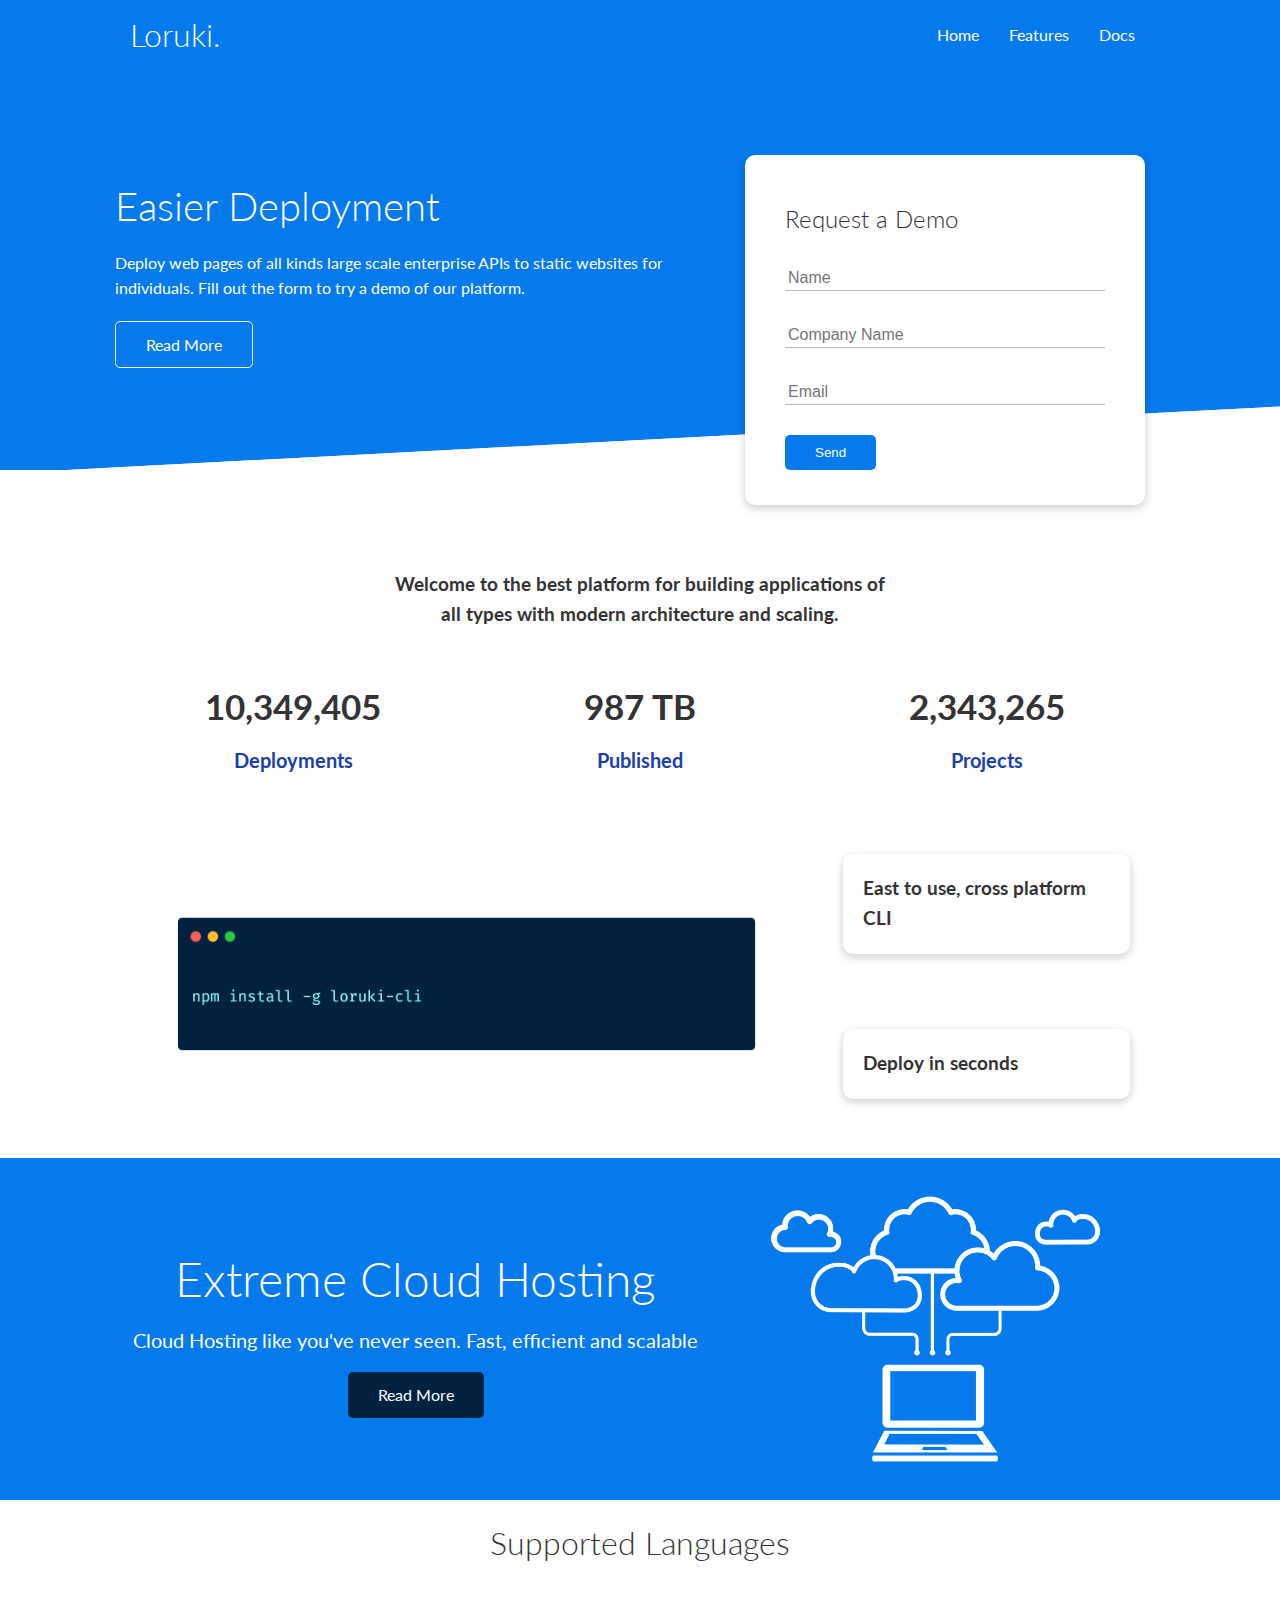
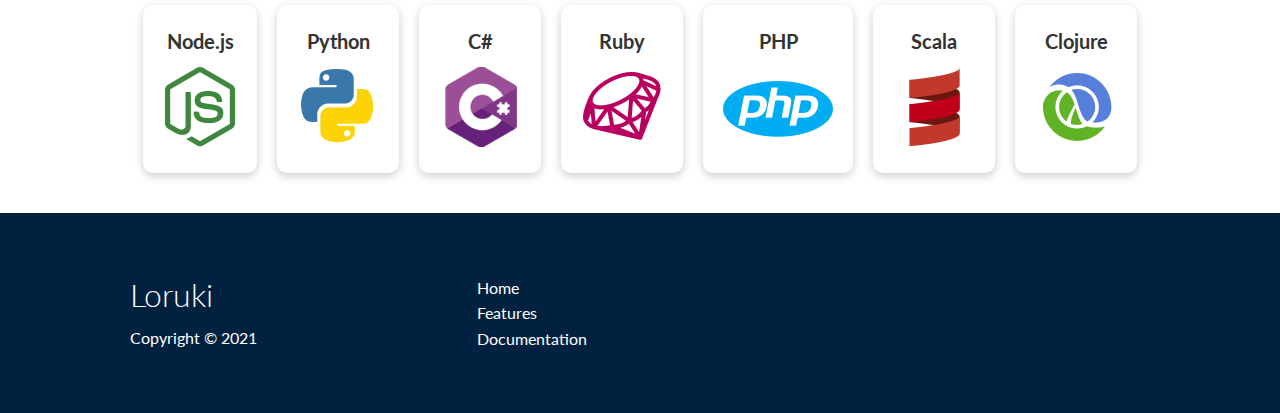
<file: index.html>
<!DOCTYPE html>
<html lang="en">

<head>
    <meta charset="UTF-8">
    <meta http-equiv="X-UA-Compatible" content="IE=edge">
    <meta name="viewport" content="width=device-width, initial-scale=1.0">
    <link rel="stylesheet" href="https://cdnjs.cloudflare.com/ajax/libs/font-awesome/6.0.0-beta2/css/all.min.css"
        integrity="sha512-YWzhKL2whUzgiheMoBFwW8CKV4qpHQAEuvilg9FAn5VJUDwKZZxkJNuGM4XkWuk94WCrrwslk8yWNGmY1EduTA=="
        crossorigin="anonymous" referrerpolicy="no-referrer" />
    <link rel="stylesheet" href="css/utilities.css">
    <link rel="stylesheet" href="css/style.css">
    <title>Loruki | Cloud Hosting For Everyone</title>

</head>

<body>
    <!-- Navbar -->
    <div class="navbar">
        <div class="container flex">
            <h1 class="logo">Loruki.</h1>
            <nav>
                <ul>
                    <li><a href="index.html">Home</a></li>
                    <li><a href="features.html">Features</a></li>
                    <li><a href="docs.html">Docs</a></li>
                </ul>
            </nav>
        </div>
    </div>

    <!-- Showcase -->
    <section class="showcase">
        <div class="container grid">
            <div class="showcase-text">
                <h1>Easier Deployment</h1>
                <p>Deploy web pages of all kinds
                    large scale enterprise APIs to static
                    websites for individuals. Fill out the
                    form to try a demo of our platform.
                </p>
                <a href="features.html" class="btn btn-outline">Read More</a>
            </div>
            <div class="showcase-form card">
                <h2>Request a Demo</h2>
                <form>
                    <div class="form-control">
                        <input type="text" name="name" placeholder="Name" required>
                    </div>
                    <div class="form-control">
                        <input type="text" name="company" placeholder="Company Name" required>
                    </div>
                    <div class="form-control">
                        <input type="text" name="email" placeholder="Email" required>
                    </div>
                    <input type="submit" value="Send" class="btn btn-primary">
                </form>
            </div>
        </div>
    </section>

    <!-- Stats -->
    <section class="stats">
        <div class="container">
            <h3 class="stats-heading text-center my-1">
                Welcome to the best platform for building
                applications of all types with modern
                architecture and scaling.
            </h3>
            <div class="grid grid-3 text-center my-4">
                <div>
                    <i class="fas fa-server fa-3x"></i>
                    <h3>10,349,405</h3>
                    <p class="text-secondary">Deployments</p>
                </div>
                <div><i class="fas fa-upload fa-3x"></i>
                    <h3>987 TB</h3>
                    <p class="text-secondary">Published</p>
                </div>
                <div>
                    <i class="fas fa-project-diagram fa-3x"></i>
                    <h3>2,343,265</h3>
                    <p class="text-secondary">Projects</p>
                </div>
            </div>
        </div>
    </section>

    <!-- Cli -->
    <section class="cli">
        <div class="container grid">
            <img src="images/cli.png" alt="">
            <div class="card">
                <h3>East to use, cross platform CLI</h3>
            </div>
            <div class="card">
                <h3>Deploy in seconds</h3>
            </div>
        </div>
    </section>

    <!-- Cloud -->
    <section class="cloud bg-primary my-2 py-2">
        <div class="container grid">
            <div class="text-center">
                <h2 class="lg">Extreme Cloud Hosting</h2>
                <p class="lead my-1">Cloud Hosting like you've never seen.
                    Fast, efficient and scalable</p>
                <a href="features.html" class="btn btn-dark">Read More</a>
            </div>
            <img src="images/cloud.png" alt="">
        </div>
    </section>

    <!-- Languages -->
    <section class="languages">

        <h2 class="md text-center my-2">
            Supported Languages
        </h2>

        <div class="container flex">
            <div class="card">
                <h4>Node.js</h4>
                <img src="images/logos/node.png" alt="">
            </div>
            <div class="card">
                <h4>Python</h4>
                <img src="images/logos/python.png" alt="">
            </div>
            <div class="card">
                <h4>C#</h4>
                <img src=" images/logos/csharp.png" alt="">
            </div>
            <div class="card">
                <h4>Ruby</h4>
                <img src="images/logos/ruby.png" alt="">
            </div>
            <div class="card">
                <h4>PHP</h4>
                <img src="images/logos/php.png" alt="">
            </div>
            <div class="card">
                <h4>Scala</h4>
                <img src="images/logos/scala.png" alt="">
            </div>
            <div class="card">
                <h4>Clojure</h4>
                <img src="images/logos/clojure.png" alt="">
            </div>
        </div>
    </section>

    <!-- Footer -->
    <footer class="footer bg-dark py-3">
        <div class="container grid grid-3">
            <div>
                <h1>Loruki</h1>
                <p>Copyright &copy; 2021</p>
            </div>
            <nav>
                <ul>
                    <li><a href="index.html">Home</a></li>
                    <li><a href="features.html">Features</a></li>
                    <li><a href="docs.html">Documentation</a></li>
                </ul>
            </nav>
            <div class="social">
                <a href="#"><i class="fab fa-github fa-2x"></i></a>
                <a href="#"><i class="fab fa-twitter fa-2x"></i></a>
                <a href="#"><i class="fab fa-facebook fa-2x"></i></a>
                <a href="#"><i class="fab fa-instagram fa-2x"></i></a>
            </div>
        </div>
    </footer>
</body>

</html>
</file>
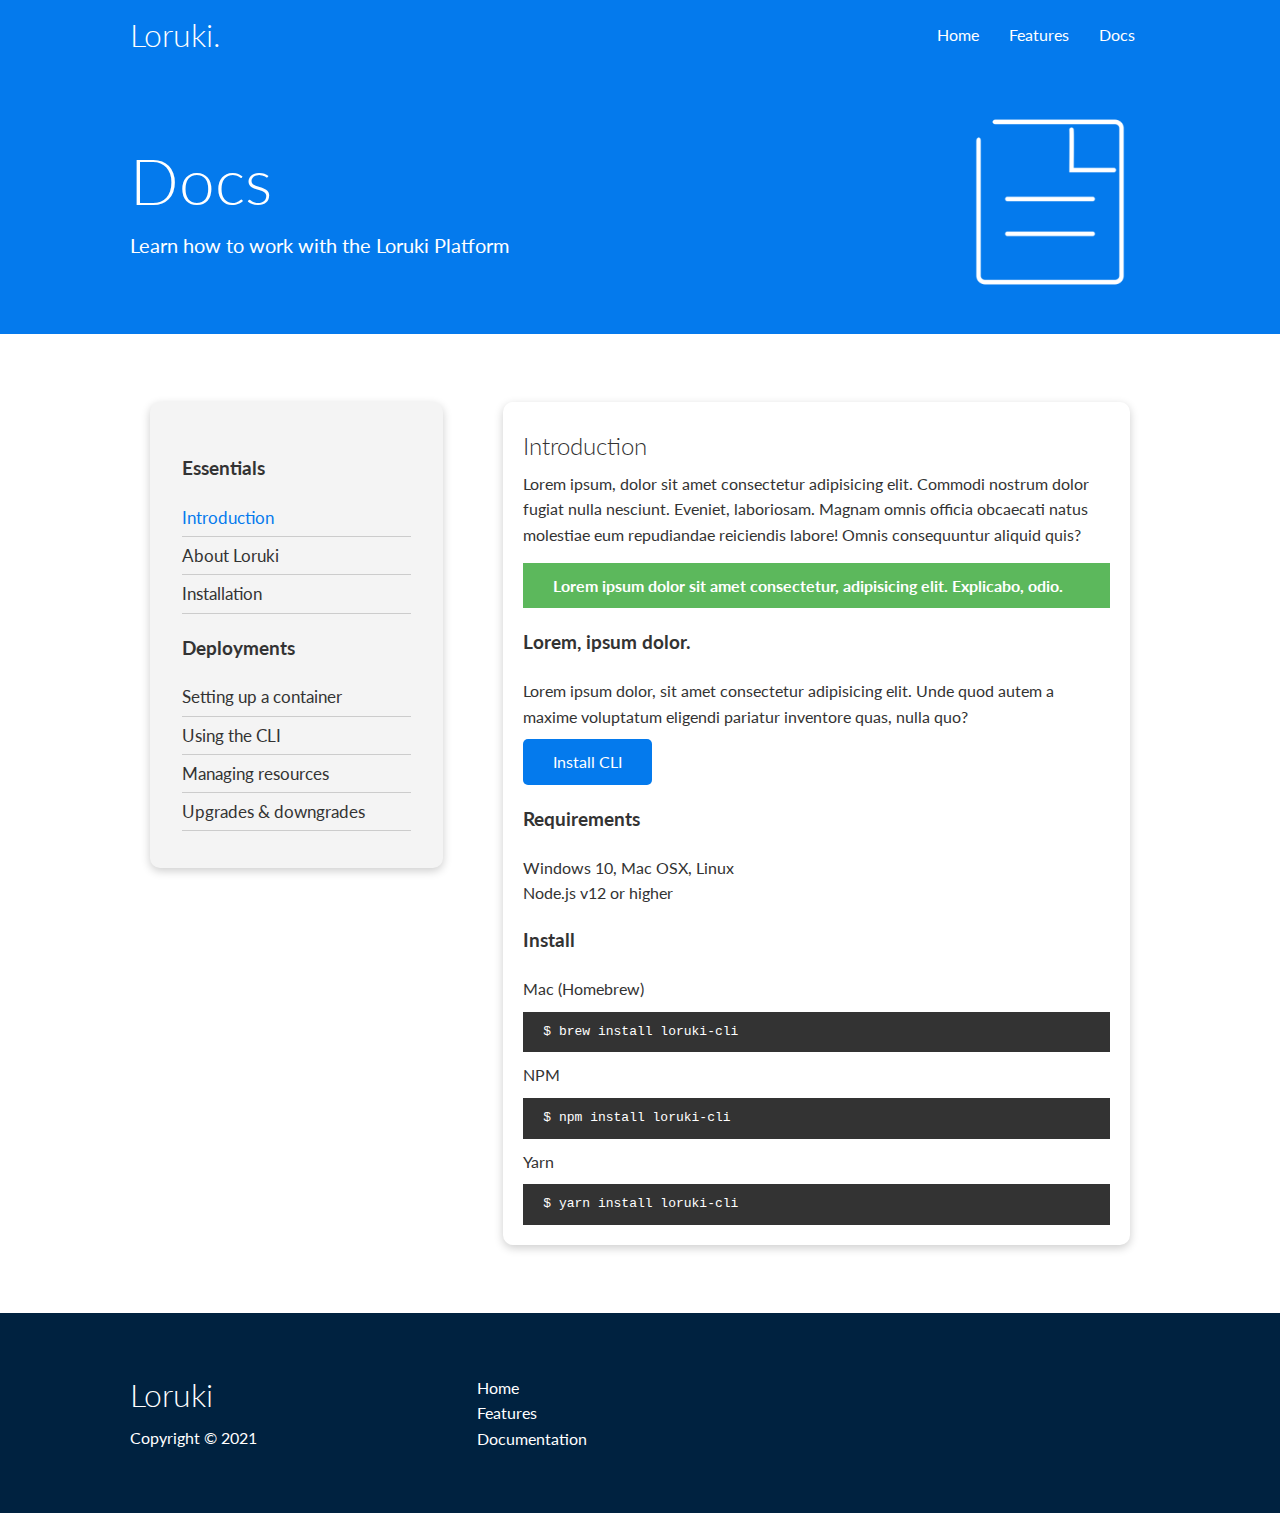
<file: docs.html>
<!DOCTYPE html>
<html lang="en">

<head>
    <meta charset="UTF-8">
    <meta http-equiv="X-UA-Compatible" content="IE=edge">
    <meta name="viewport" content="width=device-width, initial-scale=1.0">
    <link rel="stylesheet" href="https://cdnjs.cloudflare.com/ajax/libs/font-awesome/6.0.0-beta2/css/all.min.css"
        integrity="sha512-YWzhKL2whUzgiheMoBFwW8CKV4qpHQAEuvilg9FAn5VJUDwKZZxkJNuGM4XkWuk94WCrrwslk8yWNGmY1EduTA=="
        crossorigin="anonymous" referrerpolicy="no-referrer" />
    <link rel="stylesheet" href="css/utilities.css">
    <link rel="stylesheet" href="css/style.css">
    <title>Loruki | Cloud Hosting For Everyone</title>

</head>

<body>
    <!-- Navbar -->
    <div class="navbar">
        <div class="container flex">
            <h1 class="logo">Loruki.</h1>
            <nav>
                <ul>
                    <li><a href="index.html">Home</a></li>
                    <li><a href="features.html">Features</a></li>
                    <li><a href="docs.html">Docs</a></li>
                </ul>
            </nav>
        </div>
    </div>

    <!-- Head -->
    <div class="section docs-head bg-primary py-3">
        <div class="container grid">
            <div>
                <h1 class="xl">Docs</h1>
                <p class="lead">
                    Learn how to work with the Loruki Platform
            </div>
            <img src="images/docs.png" alt="">
        </div>
    </div>

    <!-- Docs Main -->
    <section class="docs-main my-4">
        <div class="container grid">
            <div class="card p-3">
                <h3 class="my-2">Essentials</h3>
                <nav>
                    <ul>
                        <li><a class="text-primary" href="#">Introduction</a></li>
                        <li><a href="#">About Loruki</a></li>
                        <li><a href="#">Installation</a></li>
                    </ul>
                </nav>

                <h3 class="my-2">Deployments</h3>
                <nav>
                    <ul>
                        <li><a href="#">Setting up a container</a></li>
                        <li><a href="#">Using the CLI</a></li>
                        <li><a href="#">Managing resources</a></li>
                        <li><a href="#">Upgrades & downgrades</a></li>
                    </ul>
                </nav>
            </div>
            <div class="card">

                <h2>Introduction</h2>
                <p>Lorem ipsum, dolor sit amet consectetur adipisicing elit. Commodi nostrum dolor fugiat nulla
                    nesciunt. Eveniet, laboriosam. Magnam omnis officia obcaecati natus molestiae eum repudiandae
                    reiciendis labore! Omnis consequuntur aliquid quis?</p>

                <div class="alert alert-success">
                    <i class="fas fa-info"></i>
                    Lorem ipsum dolor sit amet consectetur, adipisicing elit. Explicabo, odio.
                </div>

                <h3>Lorem, ipsum dolor.</h3>
                <p>Lorem ipsum dolor, sit amet consectetur adipisicing elit. Unde quod autem a maxime voluptatum
                    eligendi pariatur inventore quas, nulla quo?</p>
                <a href="" class="btn btn-primary">Install CLI</a>

                <h3>Requirements</h3>
                <ul>
                    <li>Windows 10, Mac OSX, Linux</li>
                    <li>Node.js v12 or higher</li>
                </ul>

                <h3>Install</h3>
                <p>Mac (Homebrew)</p>
                <pre><code>$ brew install loruki-cli</code></pre>
                <p>NPM </p>
                <pre><code>$ npm install loruki-cli</code></pre>
                <p>Yarn</p>
                <pre><code>$ yarn install loruki-cli</code></pre>

            </div>
        </div>
    </section>

    <!-- Footer -->
    <footer class="footer bg-dark py-3">
        <div class="container grid grid-3">
            <div>
                <h1>Loruki</h1>
                <p>Copyright &copy; 2021</p>
            </div>
            <nav>
                <ul>
                    <li><a href="index.html">Home</a></li>
                    <li><a href="features.html">Features</a></li>
                    <li><a href="docs.html">Documentation</a></li>
                </ul>
            </nav>
            <div class="social">
                <a href="#"><i class="fab fa-github fa-2x"></i></a>
                <a href="#"><i class="fab fa-twitter fa-2x"></i></a>
                <a href="#"><i class="fab fa-facebook fa-2x"></i></a>
                <a href="#"><i class="fab fa-instagram fa-2x"></i></a>
            </div>
        </div>
    </footer>
</body>

</html>
</file>
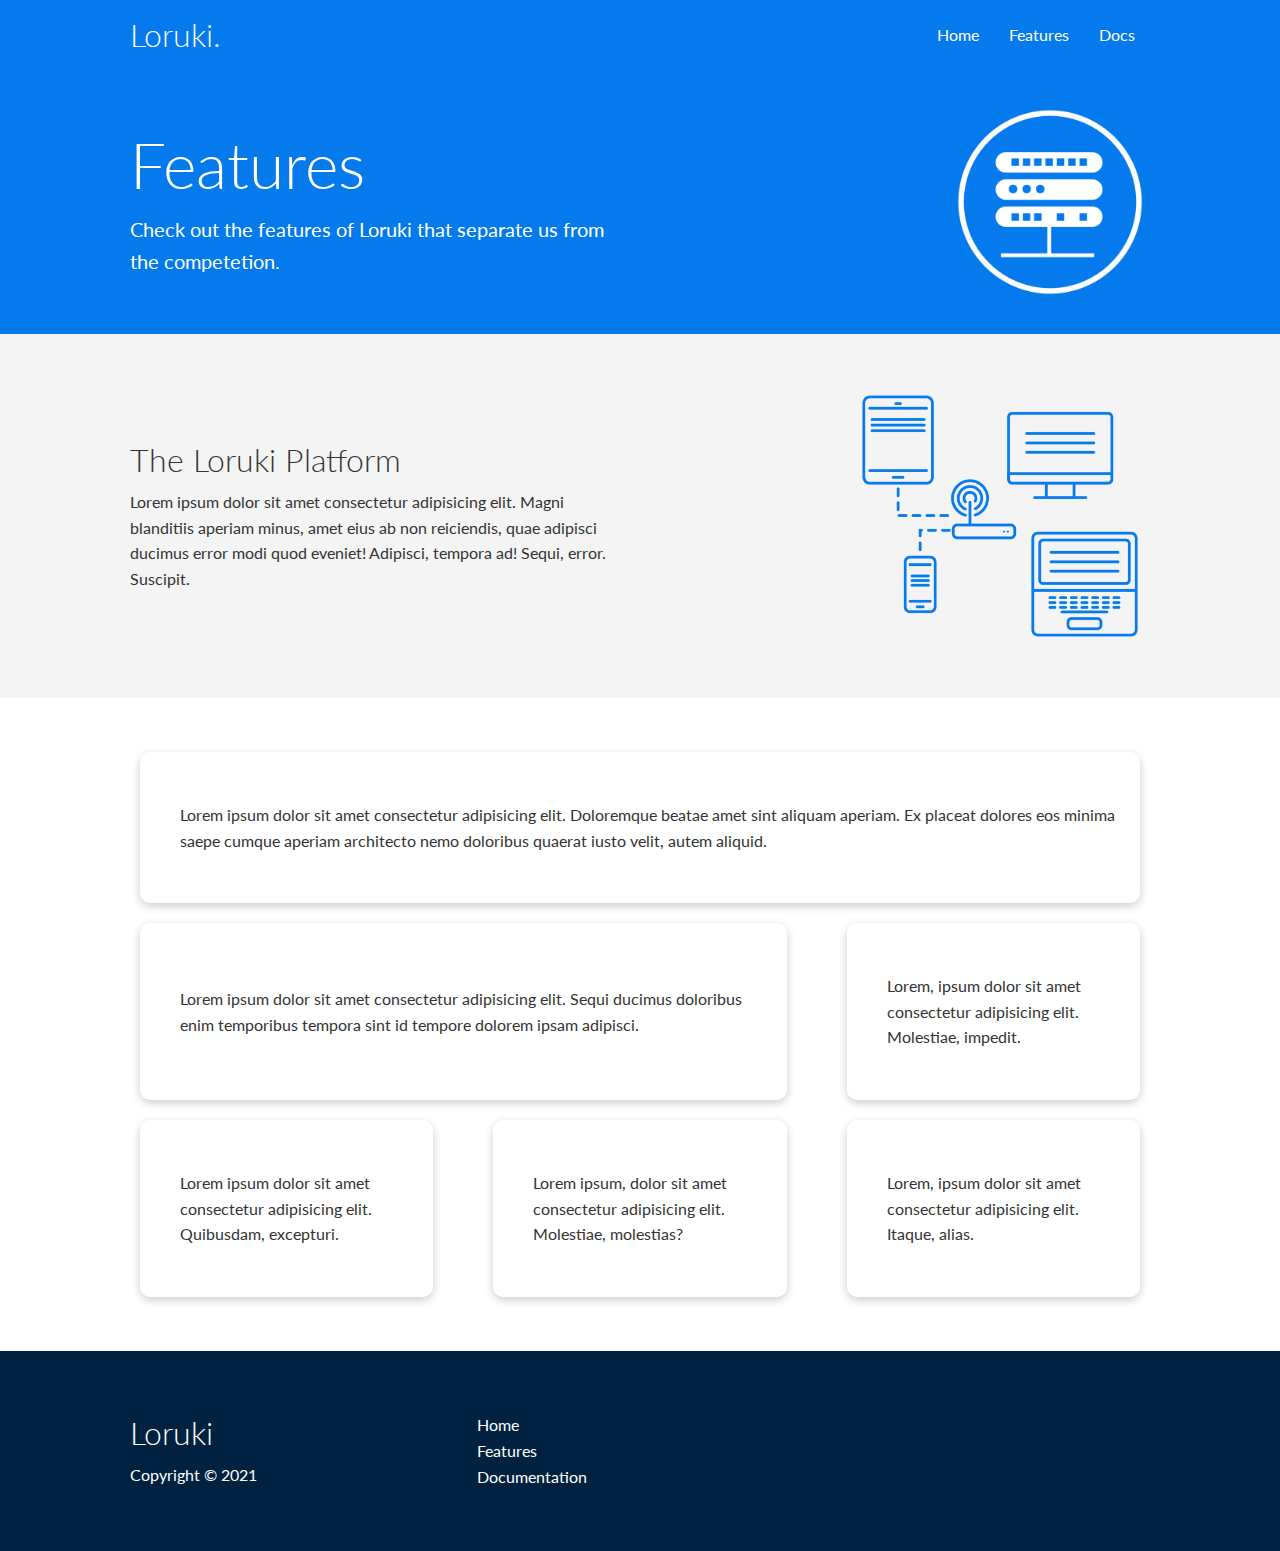
<file: features.html>
<!DOCTYPE html>
<html lang="en">

<head>
    <meta charset="UTF-8">
    <meta http-equiv="X-UA-Compatible" content="IE=edge">
    <meta name="viewport" content="width=device-width, initial-scale=1.0">
    <link rel="stylesheet" href="https://cdnjs.cloudflare.com/ajax/libs/font-awesome/6.0.0-beta2/css/all.min.css"
        integrity="sha512-YWzhKL2whUzgiheMoBFwW8CKV4qpHQAEuvilg9FAn5VJUDwKZZxkJNuGM4XkWuk94WCrrwslk8yWNGmY1EduTA=="
        crossorigin="anonymous" referrerpolicy="no-referrer" />
    <link rel="stylesheet" href="css/utilities.css">
    <link rel="stylesheet" href="css/style.css">
    <title>Loruki | Cloud Hosting For Everyone</title>

</head>

<body>
    <!-- Navbar -->
    <div class="navbar">
        <div class="container flex">
            <h1 class="logo">Loruki.</h1>
            <nav>
                <ul>
                    <li><a href="index.html">Home</a></li>
                    <li><a href="features.html">Features</a></li>
                    <li><a href="docs.html">Docs</a></li>
                </ul>
            </nav>
        </div>
    </div>

    <!-- Head -->
    <div class="section features-head bg-primary py-3">
        <div class="container grid">
            <div>
                <h1 class="xl">Features</h1>
                <p class="lead">
                    Check out the features of Loruki that
                    separate us from the competetion.
                </p>
            </div>
            <img src="images/server.png" alt="">
        </div>
    </div>

    <!-- Sub head -->
    <section class="features-sub-head py-3">
        <div class="container grid">
            <div>
                <h1 class="md">The Loruki Platform</h1>
                <p>
                    Lorem ipsum dolor sit amet consectetur adipisicing elit. Magni blanditiis aperiam minus, amet eius
                    ab non reiciendis, quae adipisci ducimus error modi quod eveniet! Adipisci, tempora ad! Sequi,
                    error. Suscipit.
                </p>
            </div>
            <img src="images/server2.png" alt="">
        </div>
    </section>

    <!-- Features Main Content -->
    <section class="features-main my-2">
        <div class="container grid grid-3">
            <div class="card flex">
                <i class="fas fa-server fa-3x"></i>
                <p>Lorem ipsum dolor sit amet consectetur adipisicing elit. Doloremque beatae amet sint aliquam aperiam.
                    Ex placeat dolores eos minima saepe cumque aperiam architecto nemo doloribus quaerat iusto velit,
                    autem aliquid.</p>
            </div>
            <div class="card flex">
                <i class="fas fa-server fa-3x"></i>
                <p>Lorem ipsum dolor sit amet consectetur adipisicing elit. Sequi ducimus doloribus enim temporibus
                    tempora sint id tempore dolorem ipsam adipisci.</p>
            </div>
            <div class="card flex">
                <i class="fas fa-laptop-code fa-3x"></i>
                <p>Lorem, ipsum dolor sit amet consectetur adipisicing elit. Molestiae, impedit.</p>
            </div>
            <div class="card flex">
                <i class="fas fa-database fa-3x"></i>
                <p>Lorem ipsum dolor sit amet consectetur adipisicing elit. Quibusdam, excepturi.</p>
            </div>
            <div class="card flex">
                <i class="fas fa-power-off fa-3x"></i>
                <p>Lorem ipsum, dolor sit amet consectetur adipisicing elit. Molestiae, molestias?</p>
            </div>
            <div class="card flex">
                <i class="fas fa-upload fa-3x"></i>
                <p>Lorem, ipsum dolor sit amet consectetur adipisicing elit. Itaque, alias.</p>
            </div>
        </div>
    </section>

    <!-- Footer -->
    <footer class="footer bg-dark py-3">
        <div class="container grid grid-3">
            <div>
                <h1>Loruki</h1>
                <p>Copyright &copy; 2021</p>
            </div>
            <nav>
                <ul>
                    <li><a href="index.html">Home</a></li>
                    <li><a href="features.html">Features</a></li>
                    <li><a href="docs.html">Documentation</a></li>
                </ul>
            </nav>
            <div class="social">
                <a href="#"><i class="fab fa-github fa-2x"></i></a>
                <a href="#"><i class="fab fa-twitter fa-2x"></i></a>
                <a href="#"><i class="fab fa-facebook fa-2x"></i></a>
                <a href="#"><i class="fab fa-instagram fa-2x"></i></a>
            </div>
        </div>
    </footer>
</body>

</html>
</file>
<file: css/utilities.css>
.container  {
    max-width: 1100px;
    margin: 0 auto;
    overflow: auto;
    padding: 0 40px;
}

.card  {
    background-color: white;
    color: #333;
    border-radius: 10px;
    box-shadow: 0 3px 10px rgba(0,0,0,0.2);
    padding: 20px;
    margin: 20px;
}

.btn  {
    display: inline-block;
    padding: 10px 30px;
    cursor: pointer;
    background: var(--primary-color);
    color: #fff;
    border: none;
    border-radius: 5px;
}

.btn-outline  {
    background-color: transparent;
    border: 1px #fff solid;
}

.btn:hover  {
    transform: scale(0.98);
}

/* Backgrounds and colored Buttons */
.bg-primary,
.btn-primary  {
    background-color: var(--primary-color);
    color: #fff;
}

.bg-secondary,
.btn-secondary  {
    background-color: var(--secondary-color);
    color: #fff;
}

.bg-dark,
.btn-dark  {
    background-color: var(--dark-color);
    color: #fff;
}

.bg-light,
.btn-light  {
    background-color: var(--light-color);
    color: #333;
}

.bg-primary a,
.btn-primary a,
.bg-secondary a,
.btn-secondary a,
.bg-dark a,
.btn-dark a  {
    color: #fff;

}

/* Text Colors */
.text-primary  {
    color: var(--primary-color);
    
}

.text-secondary  {
    color: var(--secondary-color);
    
}

.text-dark  {
    color: var(--dark-color);
    
}

.text-light  {
    color: var(--light-color);
    
}

/* Text Sizes */
.lead  {
    font-size: 20px;
}

.sm  {
    font-size: 1rem;
}

.md  {
    font-size: 2rem;;
}

.lg   {
    font-size: 3rem;
}

.xl  {
    font-size: 4rem;
}

.text-center  {
    text-align: center;
}

/* Alert */
.alert i  {
    margin-right: 10px;
}

.alert-success  {
    background-color: var(--success-color);
    color: #fff;
}

.alert-error  {
    background-color: var(--error-color);
    color: #fff;
}

.alert  {
    padding: 10px 20px;
    font-weight: bold;
    margin: 15px 0;
}

.flex  {
    display: flex;
    justify-content: center;
    align-items: center;
    height: 100%;
}

.grid  {
    display: grid;
    grid-template-columns: repeat(2, 1fr); 
    grid-gap: 20px;
    justify-content: center;
    align-items: center;
    height: 100%
}

.grid-3  {
    grid-template-columns: repeat(3, 1fr);
}

/* Margin */

.my-1  {
    margin: 1rem 0;
}

.my-2  {
    margin: 1.5rem 0;
}

.my-3  {
    margin: 2rem 0;
}

.my-4  {
    margin: 3rem 0;
}

.my-5  {
    margin: 4rem 0;
}

.m-1  {
    margin: 1rem ;
}

.m-2  {
    margin: 1.5rem;
}

.m-3  {
    margin: 2rem;
}

.m-4  {
    margin: 3rem;
}

.m-5  {
    margin: 4rem;
}

/* Padding */

.py-1  {
    padding: 1rem 0;
}

.py-2  {
    padding: 1.5rem 0;
}

.py-3  {
    padding: 2rem 0;
}

.py-4  {
    padding: 3rem 0;
}

.py-5  {
    padding: 4rem 0;
}

.p-1  {
    padding: 1rem ;
}

.p-2  {
    padding: 1.5rem;
}

.p-3  {
    padding: 2rem;
}

.p-4  {
    padding: 3rem;
}

.p-5  {
    padding: 4rem;
}
</file>
<file: css/style.css>
@import url('https://fonts.googleapis.com/css2?family=Lato:wght@300&display=swap');

:root  {
    --primary-color: #047aed;
    --secondary-color: #1c3fa8;
    --dark-color: #002240;
    --light-color: #f4f4f4;
    --success-color: #5cb85c;
    --error-color: #d9534f;
}
/* CSS Reset and Basic Styles */
*  {
    box-sizing: border-box;
    padding: 0;
    margin: 0;
}

body  {
    font-family: "Lato", sans-serif;
    color: #333;
    line-height: 1.6;
}

ul  {
    list-style-type: none;
}

a  {
    text-decoration: none;
    color: #333;
}

h1, h2  {
    font-weight: 300;
    line-height: 1.2;
    margin: 10px 0;
}

p  {
    margin: 10px 0;
}

img  {
    width: 100%;
}

code, pre  {
    background-color: #333;
    color: #fff;
    padding: 10px;
}

/* Navbar Styles */
.navbar  {
    background-color: var(--primary-color);
    color: white;
    height: 70px;
}

.navbar .flex  {
    justify-content: space-between;
}

.navbar ul  {
    display: flex;
}

.navbar a  {
    color :#fff;
    padding :10px;
    margin: 0 5px;
}

.navbar a:hover  {
    border-bottom: 2px #fff solid;
}

/* Showcase */
.showcase  {
    height: 400px;
    background-color: var(--primary-color);
    color: white;
    position: relative;

}

.showcase h1  {
    font-size: 40px;
}

.showcase p  {
    margin: 20px 0;
}

.showcase .grid  {
    overflow: visible;
    grid-template-columns: 55% 45%;
    gap: 30px;
}

.showcase-text  {
    animation: slideInFromLeft 1s ease-in;
}

.showcase-form  {
    position: relative;
    top: 60px;
    height: 350px;
    width: 400px;
    padding: 40px;
    z-index: 100;
    justify-self: flex-end;
    animation: slideInFromRight 1s ease-in;
}

.showcase-form .form-control  {
    margin: 30px 0;
}

.showcase-form input[type="text"],
.showcase-form input[type="email"] {
    border: 0;
    border-bottom: 1px solid #b4becb;
    width: 100%;
    padding: 3px;
    font-size: 16px;
}

.showcase-form input:focus  {
    outline: none;
}

.showcase::before,
.showcase::after  {
    content: '';
    position: absolute;
    height: 100px;
    bottom: -70px;
    right: 0;
    left: 0;
    background-color: #fff;
    transform: skewY(-3deg);
    -webkit-transform: skewY(-3deg);
    -moz-transform: skewY(-3deg);
    -ms-transform: skewY(-3deg);
}

/* Stats */

.stats  {
    padding-top: 100px;
    animation: slideInFromBottom 1s ease-in;
}

.stats-heading  {
    max-width: 500px;
    margin: auto;
}

.stats .grid h3  {
    font-size:35px;
}

.stats .grid p  {
    font-size:20px;
    font-weight: bold;
}

/* Cli */

.cli .grid  {
    grid-template-columns: repeat(3, 1fr);
    grid-template-rows: repeat(2, 1fr);
}

.cli .grid > *:first-child  {
    grid-column: 1/3;
    grid-row: 1/3;
}

/* Cloud */
.cloud .grid  {
    grid-template-columns: 4fr 3fr;
}

/* Languages */

.languages .flex  {
    flex-wrap: wrap;
}

.languages .card {
    text-align: center;
    margin: 18px 10px 40px;
    transition: 0.2s ease-in;
}

.languages .card h4  {
    font-size: 20px;
    margin-bottom: 10px;
}

.languages .card:hover  {
    transform: translateY(-15px);
}

/* Features */
.features-head img,
.docs-head img  {
    width: 200px;
    justify-self: flex-end;

}

.features-sub-head img  {
    width: 300px;
    justify-self: flex-end;
}

.features-sub-head,
.docs-main .card:nth-of-type(1)  {
    background-color: var(--light-color);
}

.features-main .card > i {
    margin-right: 20px;
}

.features-main .grid  {
    padding: 30px;
}

.features-main .grid > *:first-child  {
    grid-column: 1/4;
}

.features-main .grid > *:nth-child(2)  {
    grid-column: 1/3;
}

/* Docs */
.docs-main h3  {
    margin: 20px 0;
}

.docs-main .grid  {
    grid-template-columns: 1fr 2fr;
    align-items: flex-start;
}

.docs-main nav li  {
    font-size: 17px;
    padding-bottom: 5px;
    margin-bottom: 5px;
    border-bottom: 1px #ccc solid;
}

.docs-main a:hover  {
    font-weight: bold;
}

/* Footer */
.footer  {
    height: 200px;
}

.footer .social a  {
    margin: 0 10px;
}

/* Animations */
@keyframes slideInFromLeft  {
    0%  {
        transform: translateX(-100%);
    }

    100%  {
        transform: translateX(0%);
    }
}

@keyframes slideInFromRight  {
    0%  {
        transform: translateX(100%);
    }

    100%  {
        transform: translateX(0%);
    }
}

@keyframes slideInFromTop  {
    0%  {
        transform: translateY(-100%);
    }

    100%  {
        transform: translateX(0%);
    }
}
@keyframes slideInFromBottom  {
    0%  {
        transform: translateY(100%);
    }

    100%  {
        transform: translateX(0%);
    }
}

/* Tablets and under */
@media(max-width: 768px)  {
    .grid,
    .showcase .grid,
    .stats .grid,
    .cli .grid,
    .cloud .grid,
    .features-main .grid,
    .docs-main .grid  {
        grid-template-columns: 1fr;
        grid-template-rows: 1fr;
    }
    .showcase  {
        height: auto;
    }
    .showcase-text  {
        text-align: center;
        margin-top: 40px;
        animation: slideInFromTop 1s ease-in;
    }
    .showcase-form  {
        justify-self: center;
        margin: auto;
        animation: slideInFromBottom 1s ease-in;
    }
    .cli .grid > *:first-child  {
        grid-column: 1;
        grid-row: 1;
    }
    .features-head,
    .features-sub-head,
    .docs-head  {
        text-align: center;
    }
    .features-head img,
    .features-sub-head img,
    .docs-head img  {
        justify-self: center;
    }
    .features-main .grid > *:first-child,
    .features-main .grid > *:nth-child(2)  {
        grid-column: 1;
    }
    .footer  {
        padding: 1rem;
        height: 300px;
    }
}

/* Mobile */
@media(max-width: 500px)  {
    .navbar  {
        height: 110px;
        /* overflow-y: auto ; */
    }

    .navbar .flex  {
        flex-direction: column;
    }

    .navbar ul  {
        padding: 10px;
        background-color: rgba(0, 0, 0, 0.1);
        border-radius: 10px;
    }

    .showcase-form  {
        width: auto;
    }
}
</file>
